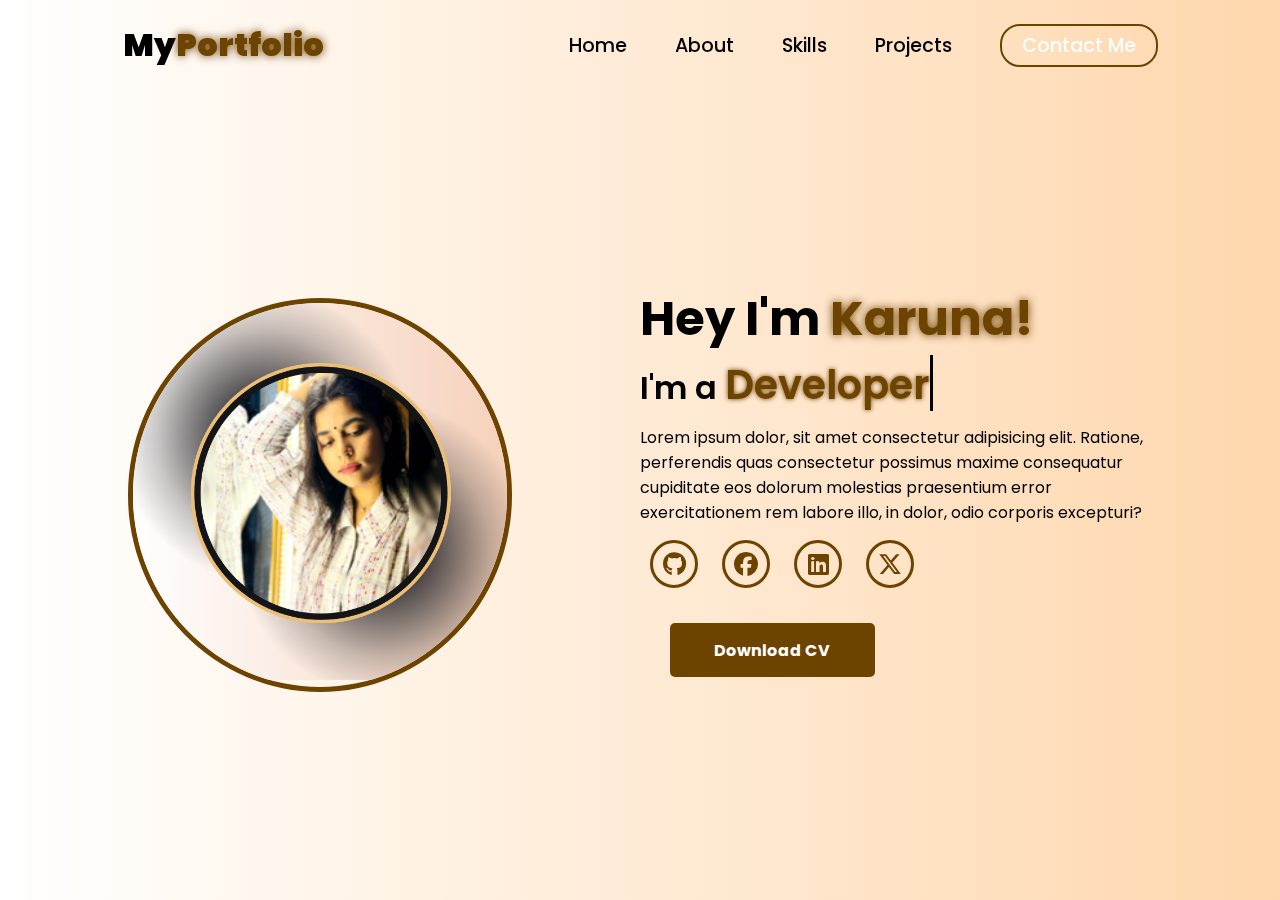
<file: index.html>
<!DOCTYPE html>
<html lang="en">
  <head>
    <meta charset="UTF-8" />
    <meta name="viewport" content="width=device-width, initial-scale=1.0" />
    <link
      rel="stylesheet"
      href="https://cdnjs.cloudflare.com/ajax/libs/font-awesome/6.7.1/css/all.min.css"
    />
    <title>Karuna Portfolio</title>
    <link rel="stylesheet" href="style.css" />
    <link rel="stylesheet" href="https://unpkg.com/aos@next/dist/aos.css" />
  </head>
  <body>
    <nav>
      <div class="nav-container">
        <div class="logo" data-aos="zoom-in" data-aos-duration="1000">
          <h1 class="logo">My<span>Portfolio</span></h1>
        </div>
        <div class="links">
          <div
            class="link"
            data-aos="fade-up"
            data-aos-duration="1000"
            data-aos-delay="100"
          >
            <a href="index.html">Home</a>
          </div>
          <div
            class="link"
            data-aos="fade-up"
            data-aos-duration="1000"
            data-aos-delay="200"
          >
            <a href="about.html">About</a>
          </div>
          <div
            class="link"
            data-aos="fade-up"
            data-aos-duration="1000"
            data-aos-delay="300"
          >
            <a href="skill.html">Skills</a>
          </div>
          <div
            class="link"
            data-aos="fade-up"
            data-aos-duration="1000"
            data-aos-delay="400"
          >
            <a href="project.html">Projects</a>
          </div>
          <div
            class="link contact-btn"
            data-aos="fade-up"
            data-aos-duration="1000"
            data-aos-delay=" 600"
          >
            <a href="contact.html">Contact Me</a>
          </div>
        </div>
        <i class="fa-solid fa-bars hamburg" onclick="hamburg()"></i>
      </div>
      <div class="dropdown">
        <div class="links">
          <a href="index.html">Home</a>
          <a href="about.html">About</a>
          <a href="skill.html">Skills</a>
          <a href="project.html">Projects</a>
          <a href="contact.html">Contact Us</a>
          <i class="fa-solid fa-xmark cancel" onclick="cancel()"></i>
        </div>
      </div>
    </nav>
    <section>
      <div class="main-container">
        <div class="image" data-aos="zoom-in-right" data-aos-duration="2500">
          <img src="main.png" alt="" />
        </div>
        <div class="content">
          <h1
            data-aos="fade-left"
            data-aos-duration="1000"
            data-aos-delay="800"
          >
            Hey I'm <span>Karuna!</span>
          </h1>
          <div
            class="typewriter"
            data-aos="fade-right"
            data-aos-duration="1000"
            data-aos-delay="900"
          >
            I'm a <span></span>
          </div>
          <p data-aos="flip-up" data-aos-duration="1000" data-aos-delay="1000">
            Lorem ipsum dolor, sit amet consectetur adipisicing elit. Ratione,
            perferendis quas consectetur possimus maxime consequatur cupiditate
            eos dolorum molestias praesentium error exercitationem rem labore
            illo, in dolor, odio corporis excepturi?
          </p>
          <div
            class="social-links"
            data-aos="flip-down"
            data-aos-duration="1000"
            data-aos-delay="1200"
          >
            <a href="#"><i class="fa-brands fa-github"></i></a>
            <a href="#"><i class="fa-brands fa-facebook"></i></a>
            <a href="#"><i class="fa-brands fa-linkedin"></i></a>
            <a href="#"><i class="fa-brands fa-x-twitter"></i></a>
          </div>
          <div
            class="btn"
            data-aos="zoom-out-left"
            data-aos-duration="1000"
            data-aos-delay="1300"
          >
            <button>Download CV</button>
          </div>
        </div>
      </div>
    </section>
    <script src="https://unpkg.com/aos@next/dist/aos.js"></script>
    <script>
      AOS.init({ offset: 0 });
    </script>
    <script>
      function hamburg() {
        const navbar = document.querySelector(".dropdown");
        navbar.style.transform = "translateY(0px)";
      }
      function cancel() {
        const navbar = document.querySelector(".dropdown");
        navbar.style.transform = "translateY(-500px)";
      }
    </script>
  </body>
</html>
</file>
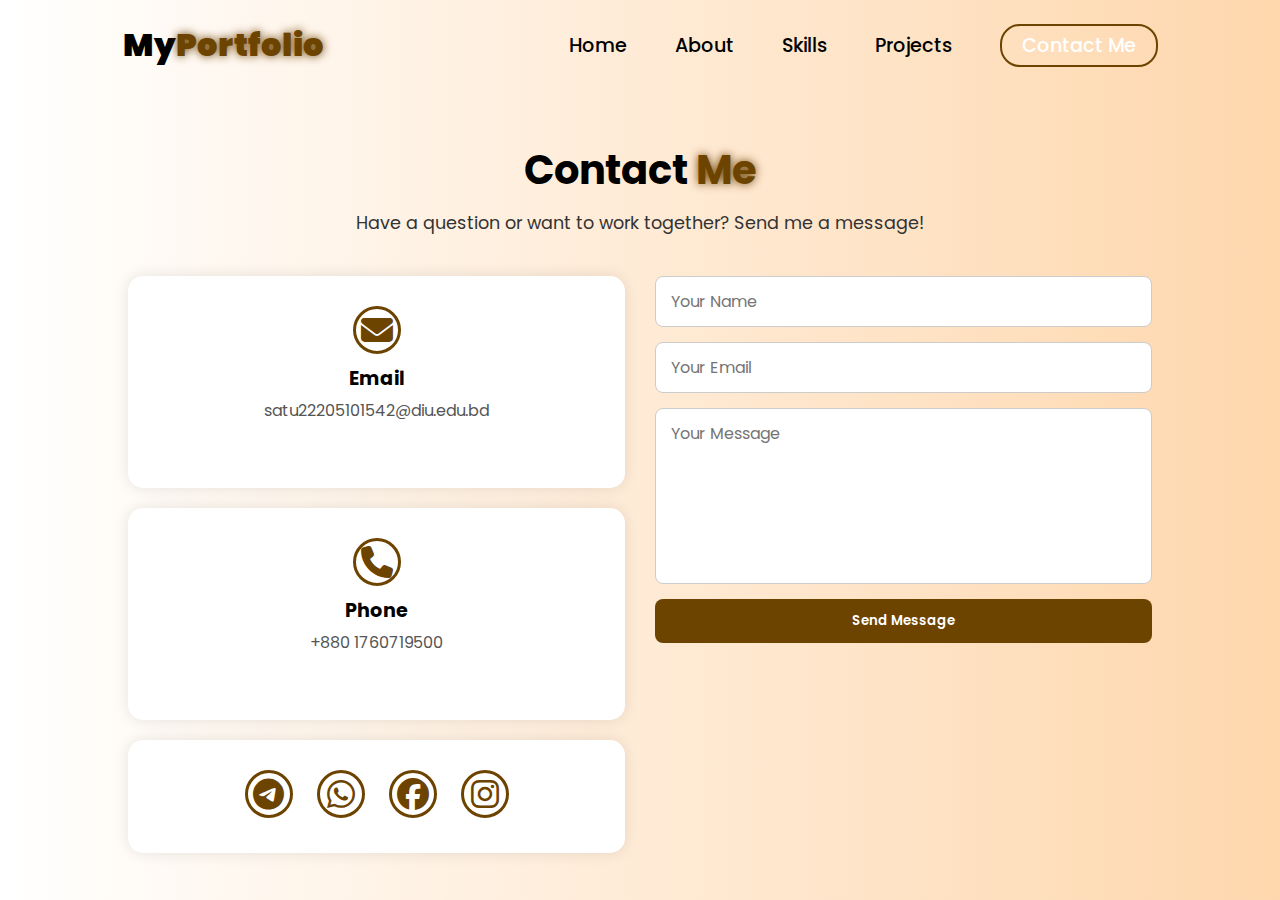
<file: contact.html>
<!DOCTYPE html>
<html lang="en">
  <head>
    <meta charset="UTF-8" />
    <meta name="viewport" content="width=device-width, initial-scale=1.0" />
    <title>Contact Me</title>
    <link rel="stylesheet" href="style.css" />
    <link
      rel="stylesheet"
      href="https://cdnjs.cloudflare.com/ajax/libs/font-awesome/6.7.1/css/all.min.css"
    />
  </head>
  <body>
    <nav>
      <div class="nav-container">
        <div class="logo" data-aos="zoom-in" data-aos-duration="1000">
          <h1 class="logo">My<span>Portfolio</span></h1>
        </div>
        <div class="links">
          <a href="index.html">Home</a>
          <a href="about.html">About</a>
          <a href="skill.html">Skills</a>
          <a href="project.html">Projects</a>
          <div
            class="link contact-btn"
            data-aos="fade-up"
            data-aos-duration="1000"
            data-aos-delay=" 600"
          >
            <a href="contact.html">Contact Me</a>
          </div>
        </div>
      </div>
    </nav>

    <section class="contact-section">
      <div class="contact-container">
        <h2>Contact <span>Me</span></h2>
        <p>Have a question or want to work together? Send me a message!</p>

        <div class="contact-content">
          <div class="contact-info">
            <div class="info-card">
              <i class="fa-solid fa-envelope"></i>
              <h3>Email</h3>
              <p>satu22205101542@diu.edu.bd</p>
            </div>
            <div class="info-card">
              <i class="fa-solid fa-phone"></i>
              <h3>Phone</h3>
              <p>+880 1760719500</p>
            </div>

            <div class="info-card">
              <a href="#"><i class="fa-brands fa-telegram"></i></a>
              <a href="#"><i class="fa-brands fa-whatsapp"></i></a>
              <a href="#"><i class="fa-brands fa-facebook"></i></a>
              <a href="#"><i class="fa-brands fa-instagram"></i></a>
            </div>
          </div>

          <form class="contact-form">
            <input type="text" name="name" placeholder="Your Name" required />
            <input
              type="email"
              name="email"
              placeholder="Your Email"
              required
            />
            <textarea
              name="message"
              placeholder="Your Message"
              rows="6"
              required
            ></textarea>
            <button type="submit">Send Message</button>
          </form>
        </div>
      </div>
    </section>
  </body>
</html>
</file>
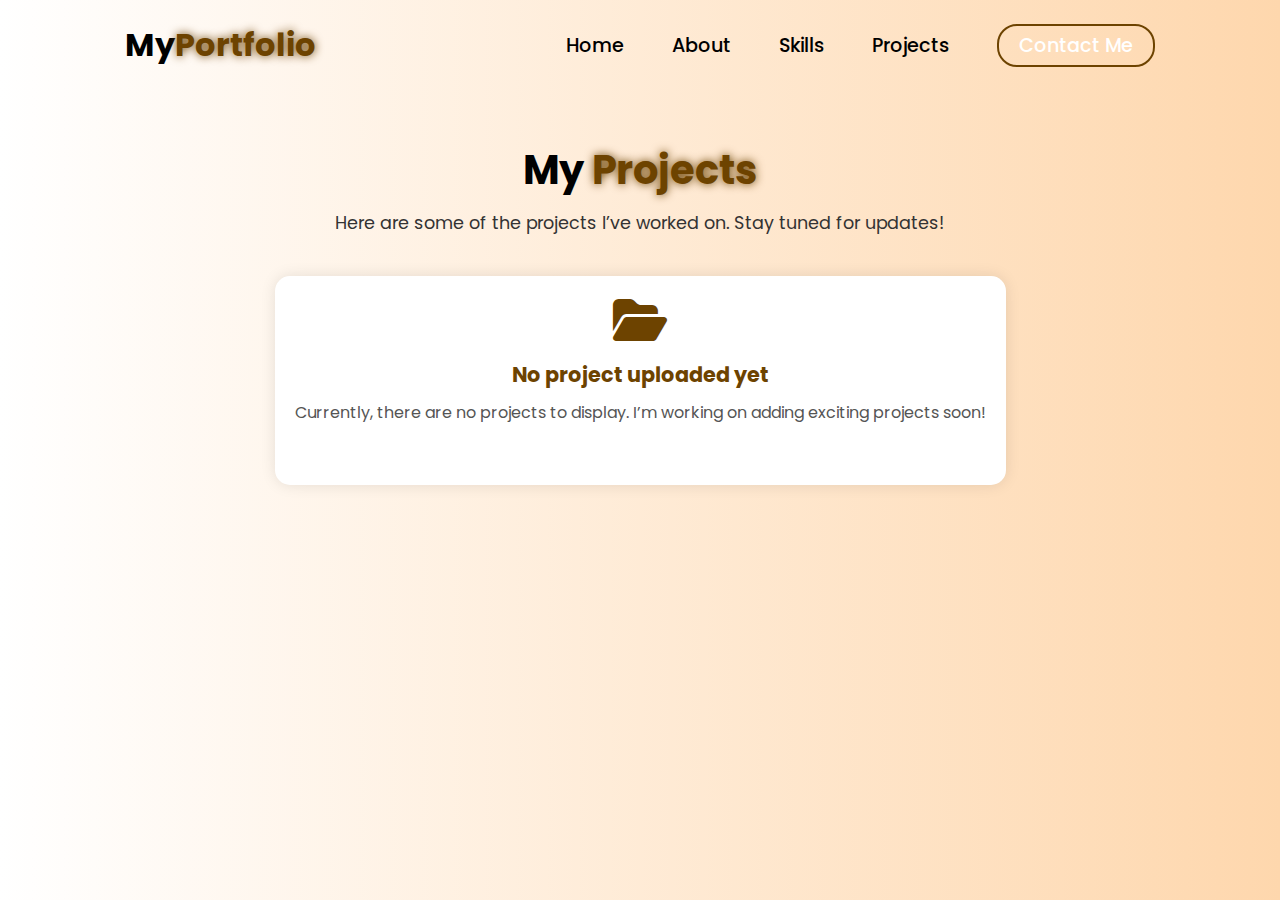
<file: project.html>
<!DOCTYPE html>
<html lang="en">
  <head>
    <meta charset="UTF-8" />
    <meta name="viewport" content="width=device-width, initial-scale=1.0" />
    <title>Projects</title>
    <link rel="stylesheet" href="style.css" />
    <link
      rel="stylesheet"
      href="https://cdnjs.cloudflare.com/ajax/libs/font-awesome/6.7.1/css/all.min.css"
    />
  </head>
  <body>
    <nav>
      <div class="nav-container">
        <h1 class="logo">My<span>Portfolio</span></h1>
        <div class="links">
          <a href="index.html">Home</a>
          <a href="about.html">About</a>
          <a href="skill.html">Skills</a>
          <a href="project.html" class="active">Projects</a>
          <div
            class="link contact-btn"
            data-aos="fade-up"
            data-aos-duration="1000"
            data-aos-delay="600"
          >
            <a href="contact.html">Contact Me</a>
          </div>
        </div>
      </div>
    </nav>

    <section class="projects-section">
      <div class="projects-container">
        <h2>My <span>Projects</span></h2>
        <p>
          Here are some of the projects I’ve worked on. Stay tuned for updates!
        </p>

        <div class="projects-grid">
          <div class="project-card no-project">
            <i class="fa-solid fa-folder-open"></i>
            <h3>No project uploaded yet</h3>
            <p>
              Currently, there are no projects to display. I’m working on adding
              exciting projects soon!
            </p>
          </div>
        </div>
      </div>
    </section>
  </body>
</html>
</file>
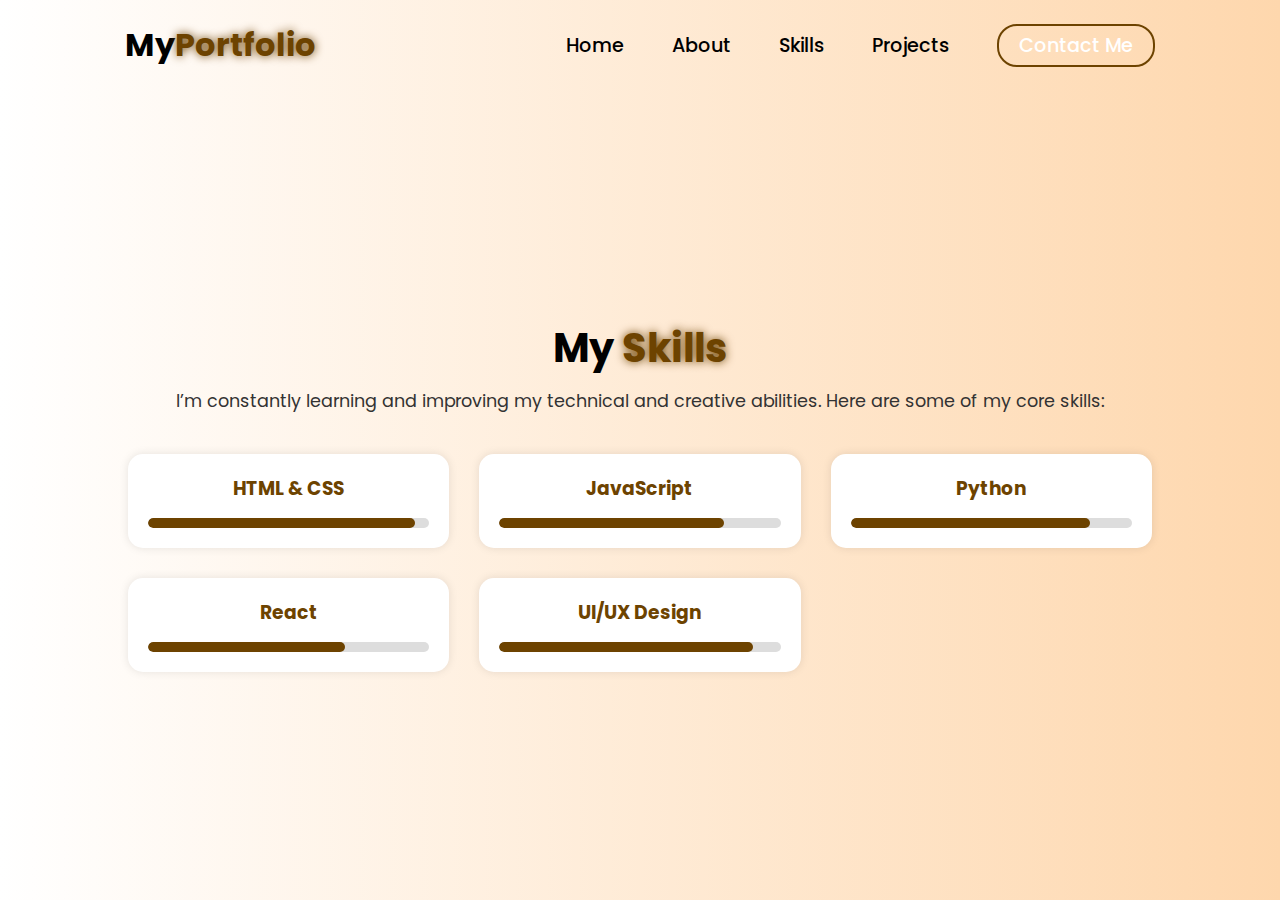
<file: skill.html>
<!DOCTYPE html>
<html lang="en">
  <head>
    <meta charset="UTF-8" />
    <meta name="viewport" content="width=device-width, initial-scale=1.0" />
    <title>My Skills</title>
    <link rel="stylesheet" href="style.css" />
  </head>
  <body>
    <nav>
      <div class="nav-container">
        <h1 class="logo">My<span>Portfolio</span></h1>
        <div class="links">
          <a href="index.html">Home</a>
          <a href="about.html">About</a>
          <a href="skill.html" class="active">Skills</a>
          <a href="project.html">Projects</a>
          <div
            class="link contact-btn"
            data-aos="fade-up"
            data-aos-duration="1000"
            data-aos-delay=" 600"
          >
            <a href="contact.html">Contact Me</a>
          </div>
        </div>
      </div>
    </nav>

    <section class="skills-section">
      <div class="skills-container">
        <h2>My <span>Skills</span></h2>
        <p class="skill-intro">
          I’m constantly learning and improving my technical and creative
          abilities. Here are some of my core skills:
        </p>

        <div class="skills-grid">
          <div class="skill-card">
            <h3>HTML & CSS</h3>
            <div class="skill-bar"><span style="width: 95%"></span></div>
          </div>

          <div class="skill-card">
            <h3>JavaScript</h3>
            <div class="skill-bar"><span style="width: 80%"></span></div>
          </div>

          <div class="skill-card">
            <h3>Python</h3>
            <div class="skill-bar"><span style="width: 85%"></span></div>
          </div>

          <div class="skill-card">
            <h3>React</h3>
            <div class="skill-bar"><span style="width: 70%"></span></div>
          </div>

          <div class="skill-card">
            <h3>UI/UX Design</h3>
            <div class="skill-bar"><span style="width: 90%"></span></div>
          </div>
        </div>
      </div>
    </section>
  </body>
</html>
</file>
<file: style.css>
@import url('https://fonts.googleapis.com/css2?family=Poppins:wght@100;200;300;400;500;600&display=swap');

*{
    padding: 0;
    margin: 0;
    font-family: 'Poppins', sans-serif;
    box-sizing: border-box;
}

html{
    overflow-x: hidden;
}

body{
    width: 100%;
    height: 100vh;
    overflow: hidden;
    background: linear-gradient(to right, rgb(255,255,255), rgb(254,215,173));
}

nav{
    width: 100%;
    height: 10vh;
    position: sticky;
}


.nav-container{
    width: 100%;
    height: 100%;
    display: flex;
    justify-content: space-around;
    align-items: center;
}

.logo{
    color: black;
    font-size: 2rem;
    font-weight: bolder;
}

.logo span{
    color: rgb(109,67, 0);
    text-shadow: 0 0 10px rgb(109,67, 0);
}

.hamburg, .cancel{
    cursor: pointer;
    position: absolute;
    right: 15px;
    top: 10px;
    color: black;
    font-size: 2rem;
    display: none;
}

.nav-container .links {
    display: flex;
    gap: 3rem;
    align-items: center;
}

.nav-container .links a{
    position: relative;
    font-size: 1.2rem;
    color: black;
    text-decoration: none;
    font-weight: 500;
    transform: 0.3s linear;
}

.nav-container .links a::before{
    position: absolute;
    content: "";
    bottom: -3px;
    left: 0;
    width: 0%;
    height: 3px;
    background-color: rgb(109,67, 0);
    transition: 0.2s linear;
}

.nav-container .links a:hover::before{
    width: 100%;
}

.nav-container .contact-btn{
    background-color: transparent;
    padding: 5px 20px;
    border-radius: 20px;
    border: 2px solid rgb(109,67, 0);
    transition: 0.2s linear;
}

.nav-container .contact-btn a{
    color: white;
    transition: 0.3s linear;
}

.nav-container .contact-btn:hover, .nav-container .contact-btn:hover a{
    background-color: rgb(109,67, 0);
    color: white;
}

.nav-container .links a:hover{
    color: rgb(109,67, 0);
}

.dropdown{
    z-index: 100;
    position: absolute;
    top: 0;
    transform: translateY(-500px);
    width: 100%;
    height: auto;
    backdrop-filter: brightness(40%) blur(3px);
    box-shadow: 0 0 20px black;
    transition: 0.2s linear;
}

.dropdown .links a{
    color: white;
    display: flex;
    text-decoration: none;
    justify-content: center;
    padding: 15px 0;
    align-items: center;
    transition: 0.2s linear;
}

.dropdown .links a:hover{
    background-color: rgb(109,67, 0);
}

section{
    width: 100%;
    height: 90vh;
}

.main-container{
    width: 100%;
    height: 100%;
    display: flex;
    justify-content: space-evenly;
    align-items: center;
}

.main-container .image{
    z-index: -1;
    width: 30%;

    
}

.main-container .image img{
    width: 100%;
    
}

.main-container .content{
    color: black;
    width: 40%;
    min-height: 100px;
}

.image{
    border-radius: 100%;
    overflow: hidden;
    border: 5px solid rgb(109,67,0);
    box-shadow: 0 25 25px rgb(109,67,0,0.3);


}
.content h1{
    font-size: clamp(1rem, 2rem + 5vw, 3rem);
}

.content h1 span{
    color: rgb(109,67, 0);
    text-shadow: 0 0 10px rgb(109,67, 0);
}

.content .typewriter{
    font-weight: 600;
    font-size: clamp(1rem, 1rem + 5vw, 2rem);
}

.content .typewriter span{
    color: rgb(109,67, 0);
    font-size: 2.5rem;
    text-shadow: 0 0 5px rgb(109,67, 0);
    position: relative;
    transition: 0.3s linear;
}

.typewriter span::before{
    content: "Developer";
    animation: words 15s infinite;
}

.typewriter span::after{
    content: "";
    position: absolute;
    width: calc(100% + 8px);
    height: 100%;
    border-left: 3px solid black;
    animation:  cursor 0.6s linear infinite;
}

@keyframes cursor {
    to{
        border-left: 3px solid #b74b4b;
    }
}

@keyframes words {
    0%, 50%{
        content: "Developer";
    }
    51%, 100%{
        content: "Designer";
    }
    
}

.content p{
    font-size: clamp(0.4rem, 0.2rem + 9vw, 1rem);
    margin: 10px 0;
}

.social-links i{
    display: inline-flex;
    justify-content: center;
    align-items: center;
    width: 3rem;
    height: 3rem;
    background-color:transparent;
    border: 0.2rem solid rgb(109,67, 0);
    border-radius: 50%;
    color:rgb(109,67, 0);
    margin: 5px 10px;
    font-size: 1.5rem;
    transition: 0.2s linear;
}

.social-links i:hover{
    scale: 1.3;
    color: white;
    background-color: rgb(109,67, 0);
    filter: drop-shadow(0 0 10px rgb(109,67,0));
}

.content button{
    width: 40%;
    height: 6vh;
    margin: 30px;
    background-color: rgb(109,67, 0);
    color: white;
    border: none;
    outline: none;
    font-size: 100%;
    font-weight: 700;
    border-radius: 5px;
    transition: 0.2s linear;
}

.content button:hover{
 scale: 1.1;
 color: rgb(109,67, 0);
 border: 2px solid rgb(109,67, 0);
 background-color: transparent;
 font-weight: 700;
 box-shadow: 0 0 40px rgb(109,67, 0);
}

@media (max-width:884px) {
    body{
        overflow-y: visible;
    }

    nav .logo{
        position: absolute;
        top: 16px;
        left: 15px;
        font-size: 1.5rem;
    }

    .main-container{
        display: flex;
        flex-direction: column;
    }

    .nav-container .links{
        display: none;
    }

    .hamburg,.cancel{
        display: block;
    }

    .main-container .content{
        width: 80%;
    }

    .social-links i{
        width: 2.5rem;
        height: 2.5rem;
        font-size: 1.5rem;
    }
    .cancel{
        color: white;
    }

    .main-container .image{
        width: 80%;
        margin-bottom: 0px;
    }
}

/* style skill */

.skills-section {
    width: 100%;
    min-height: 90vh;
    display: flex;
    justify-content: center;
    align-items: center;
    background: linear-gradient(to right, #fff, rgb(254,215,173));
    padding: 50px 0;
  }
  
  .skills-container {
    width: 80%;
    text-align: center;
  }
  
  .skills-container h2 {
    font-size: 2.5rem;
    margin-bottom: 10px;
    color: black;
  }
  
  .skills-container h2 span {
    color: rgb(109,67,0);
    text-shadow: 0 0 10px rgb(109,67,0);
  }
  
  .skill-intro {
    font-size: 1.1rem;
    margin-bottom: 40px;
    color: #333;
  }
  
  .skills-grid {
    display: grid;
    grid-template-columns: repeat(auto-fit, minmax(250px, 1fr));
    gap: 30px;
  }
  
  .skill-card {
    background: white;
    padding: 20px;
    border-radius: 15px;
    box-shadow: 0 0 10px rgba(0,0,0,0.1);
    transition: 0.3s ease;
  }
  
  .skill-card:hover {
    transform: translateY(-5px);
    box-shadow: 0 0 20px rgb(109,67,0,0.3);
  }
  
  .skill-card h3 {
    margin-bottom: 15px;
    color: rgb(109,67,0);
  }
  
  .skill-bar {
    width: 100%;
    height: 10px;
    background: #ddd;
    border-radius: 10px;
    overflow: hidden;
  }
  
  .skill-bar span {
    display: block;
    height: 100%;
    background: rgb(109,67,0);
    border-radius: 10px;
  }


  /* style about */

  .about-section {
    width: 100%;
    min-height: 90vh;
    display: flex;
    justify-content: center;
    align-items: center;
    background: linear-gradient(to right, #fff, rgb(254,215,173));
    padding: 50px 0;
  }
  
  .about-container {
    display: flex; */
    justify-content: space-around;
    align-items: center;
    flex-wrap: wrap;
    max-width: 1200px;
    gap: 2rem;
  }
  
  .about-image {
    flex: 1;
    max-width: 400px;
    transition: 0.3s ease-in;
  }
  
  .about-image img {
    width: 100%;
    border-radius: 50%;
    border: 5px solid rgb(109,67,0);
    box-shadow: 0 0 25px rgba(109,67,0,0.3);
  }
  
  .about-content {
    padding-left: 50px;
    flex: 1;
    color: #222;
    max-width: 600px;
    transition: 0.9s ease;

  }

  
  .about-content h2 {
    font-size: 2.5rem;
    margin-bottom: 1rem;
  }
  
  .about-content h2 span {
    color: rgb(109,67,0);
    text-shadow: 0 0 10px rgb(109,67,0);
  }
  
  .about-content p {
    font-size: 1.1rem;
    line-height: 1.7;
    margin-bottom: 15px;
  }
  
  .about-content button {
    background-color: rgb(109,67,0);
    color: white;
    border: none;
    padding: 10px 25px;
    border-radius: 6px;
    cursor: pointer;
    font-weight: 600;
    transition: 0.9s ease;
  }
  
  .about-content button:hover {
    background-color: transparent;
    border: 2px solid rgb(109,67,0);
    color: rgb(109,67,0);
    box-shadow: 0 0 30px rgb(109,67,0);
    transform: translateY(-3px);
  }
  
  /* Responsive */
  @media (max-width: 884px) {
    .about-container {
      flex-direction: column;
      text-align: center;
    }
  
    .about-content h2 {
      font-size: 2rem;
    }
  
    .about-content p {
      font-size: 1rem;
    }
  }
  /* Section common style */
.section-container {
    width: 80%;
    margin: 50px auto;
    text-align: center;
  }
  
  .section-container h2 {
    font-size: 2.5rem;
    margin-bottom: 10px;
  }
  
  .section-container h2 span {
    color: rgb(109,67,0);
    text-shadow: 0 0 10px rgb(109,67,0);
  }
  
  .section-container p {
    font-size: 1.1rem;
    margin-bottom: 30px;
    color: #333;
  }
  
  /* Hobbies Grid */
  .hobbies-grid {
    display: flex;
    flex-wrap: wrap;
    justify-content: center;
    gap: 30px;
  }
  
  .hobby-card {
    background: white;
    padding: 30px 20px;
    border-radius: 15px;
    box-shadow: 0 0 15px rgba(0,0,0,0.1);
    width: 180px;
    transition: 0.9s ease;
  }
  
  .hobby-card:hover {
    transform: translateY(-5px);
    box-shadow: 0 0 25px rgb(109,67,0,0.3);
  }
  
  .hobby-card i {
    font-size: 2rem;
    color: rgb(109,67,0);
    margin-bottom: 10px;
  }
  
  .hobby-card h3 {
    font-size: 1.2rem;
    color: #222;
  }
  
  /* Certificates Grid */
  .certificates-grid {
    display: grid;
    grid-template-columns: repeat(auto-fit, minmax(250px, 1fr));
    gap: 30px;
    justify-items: center;
  }
  
  .certificate-card {
    background: white;
    border-radius: 15px;
    padding: 15px;
    box-shadow: 0 0 15px rgba(0,0,0,0.1);
    transition: 0.9s ease;
    text-align: center;
  }
  
  .certificate-card:hover {
    transform: translateY(-5px);
    box-shadow: 0 0 25px rgb(109,67,0,0.3);
  }
  
  .certificate-card img {
    width: 100%;
    border-radius: 10px;
    margin-bottom: 10px;
  }
  
  .certificate-card h3 {
    font-size: 1.1rem;
    color: rgb(109,67,0);
  }
  
  /* Responsive */
  @media (max-width: 884px) {
    .hobbies-grid {
      flex-direction: column;
      align-items: center;
    }
  
    .certificates-grid {
      grid-template-columns: 1fr;
    }
  }

  /* style contact */

  /* Contact Section */


.contact-section {
    width: 100%;
    min-height: 90vh;
    background: linear-gradient(to right, #fff, rgb(254,215,173));
    padding: 50px 0;
  }
  
  .contact-container {
    width: 80%;
    margin: auto;
    text-align: center;
  }
  
  .contact-container h2 {
    font-size: 2.5rem;
    margin-bottom: 10px;
  }
  
  .contact-container h2 span {
    color: rgb(109,67,0);
    text-shadow: 0 0 10px rgb(109,67,0);
  }
  
  .contact-container p {
    font-size: 1.1rem;
    margin-bottom: 40px;
    color: #333;
  }
  
  /* Contact Content Layout */
  .contact-content {
    display: flex;
    justify-content: space-between;
    flex-wrap: wrap;
    gap: 30px;

  }
  
  /* Contact Info Cards */
  .contact-info {
    flex: 1;
    min-width: 250px;
  }
  
  .info-card {
    background: white;
    padding: 25px;
    margin-bottom: 20px;
    border-radius: 15px;
    box-shadow: 0 0 15px rgba(0,0,0,0.1);
    transition: 0.3s ease;
    text-align: center;
    
  }

  .info-card i{
    display: inline-flex;
    justify-content: center;
    align-items: center;
    width: 3rem;
    height: 3rem;
    background-color:transparent;
    border: 0.2rem solid rgb(109,67, 0);
    border-radius: 50%;
    color:rgb(109,67, 0);
    margin: 5px 10px;
    font-size: 1.5rem;
    transition: 0.2s linear;
}

.info-card i:hover{
    scale: 1.3;
    color: white;
    background-color: rgb(109,67, 0);
    filter: drop-shadow(0 0 10px rgb(109,67,0));
}
  
  .info-card:hover {
    transform: translateY(-5px);
    box-shadow: 0 0 25px rgb(109,67,0,0.3);
  }
  
  .info-card i {
    
    font-size: 2rem;
    color: rgb(109,67,0);
    margin-bottom: 10px;
  }
  
  .info-card h3 {
    font-size: 1.2rem;
    margin-bottom: 5px;
  }
  
  .info-card p {
    font-size: 1rem;
    color: #555;
  }
  
  /* Contact Form */
  .contact-form {
    flex: 1;
    min-width: 300px;
    display: flex;
    flex-direction: column;
    gap: 15px;
  }
  
  .contact-form input,
  .contact-form textarea {
    padding: 12px 15px;
    border-radius: 8px;
    border: 1px solid #ccc;
    font-size: 1rem;
    resize: none;
  }
  
  .contact-form input:focus,
  .contact-form textarea:focus {
    outline: none;
    border-color: rgb(109,67,0);
    box-shadow: 0 0 10px rgb(109,67,0,0.3);
  }
  
  .contact-form button {
    background-color: rgb(109,67,0);
    color: white;
    border: none;
    padding: 12px;
    border-radius: 8px;
    font-weight: 600;
    cursor: pointer;
    transition: 0.3s ease;
  }
  
  .contact-form button:hover {
    background-color: transparent;
    color: rgb(109,67,0);
    border: 2px solid rgb(109,67,0);
    box-shadow: 0 0 20px rgb(109,67,0);
    transform: translateY(-3px);
  }
  
  /* Responsive */
  @media (max-width: 884px) {
    .contact-content {
      flex-direction: column;
      align-items: center;
    }
  }


  /* style project */

  /* Projects Section */
.projects-section {
    width: 100%;
    min-height: 90vh;
    background: linear-gradient(to right, #fff, rgb(254,215,173));
    padding: 50px 0;
  }
  
  .projects-container {
    width: 80%;
    margin: auto;
    text-align: center;
  }
  
  .projects-container h2 {
    font-size: 2.5rem;
    margin-bottom: 10px;
  }
  
  .projects-container h2 span {
    color: rgb(109,67,0);
    text-shadow: 0 0 10px rgb(109,67,0);
  }
  
  .projects-container p {
    font-size: 1.1rem;
    margin-bottom: 40px;
    color: #333;
  }
  
  /* Projects Grid */
  .projects-grid {
    display: grid;
    grid-template-columns: repeat(auto-fit, minmax(250px, 1fr));
    gap: 30px;
    justify-items: center;
  }
  
  /* Project Card */
  .project-card {
    background: white;
    border-radius: 15px;
    padding: 20px;
    box-shadow: 0 0 15px rgba(0,0,0,0.1);
    transition: 0.3s ease;
    text-align: center;
  }
  
  .project-card:hover {
    transform: translateY(-5px);
    box-shadow: 0 0 25px rgb(109,67,0,0.3);
  }
  
  .project-card i {
    font-size: 3rem;
    color: rgb(109,67,0);
    margin-bottom: 15px;
  }
  
  .project-card h3 {
    font-size: 1.3rem;
    margin-bottom: 10px;
    color: rgb(109,67,0);
  }
  
  .project-card p {
    font-size: 1rem;
    color: #555;
  }
  
  /* Responsive */
  @media (max-width: 884px) {
    .projects-grid {
      grid-template-columns: 1fr;
    }
  }
}
</file>
